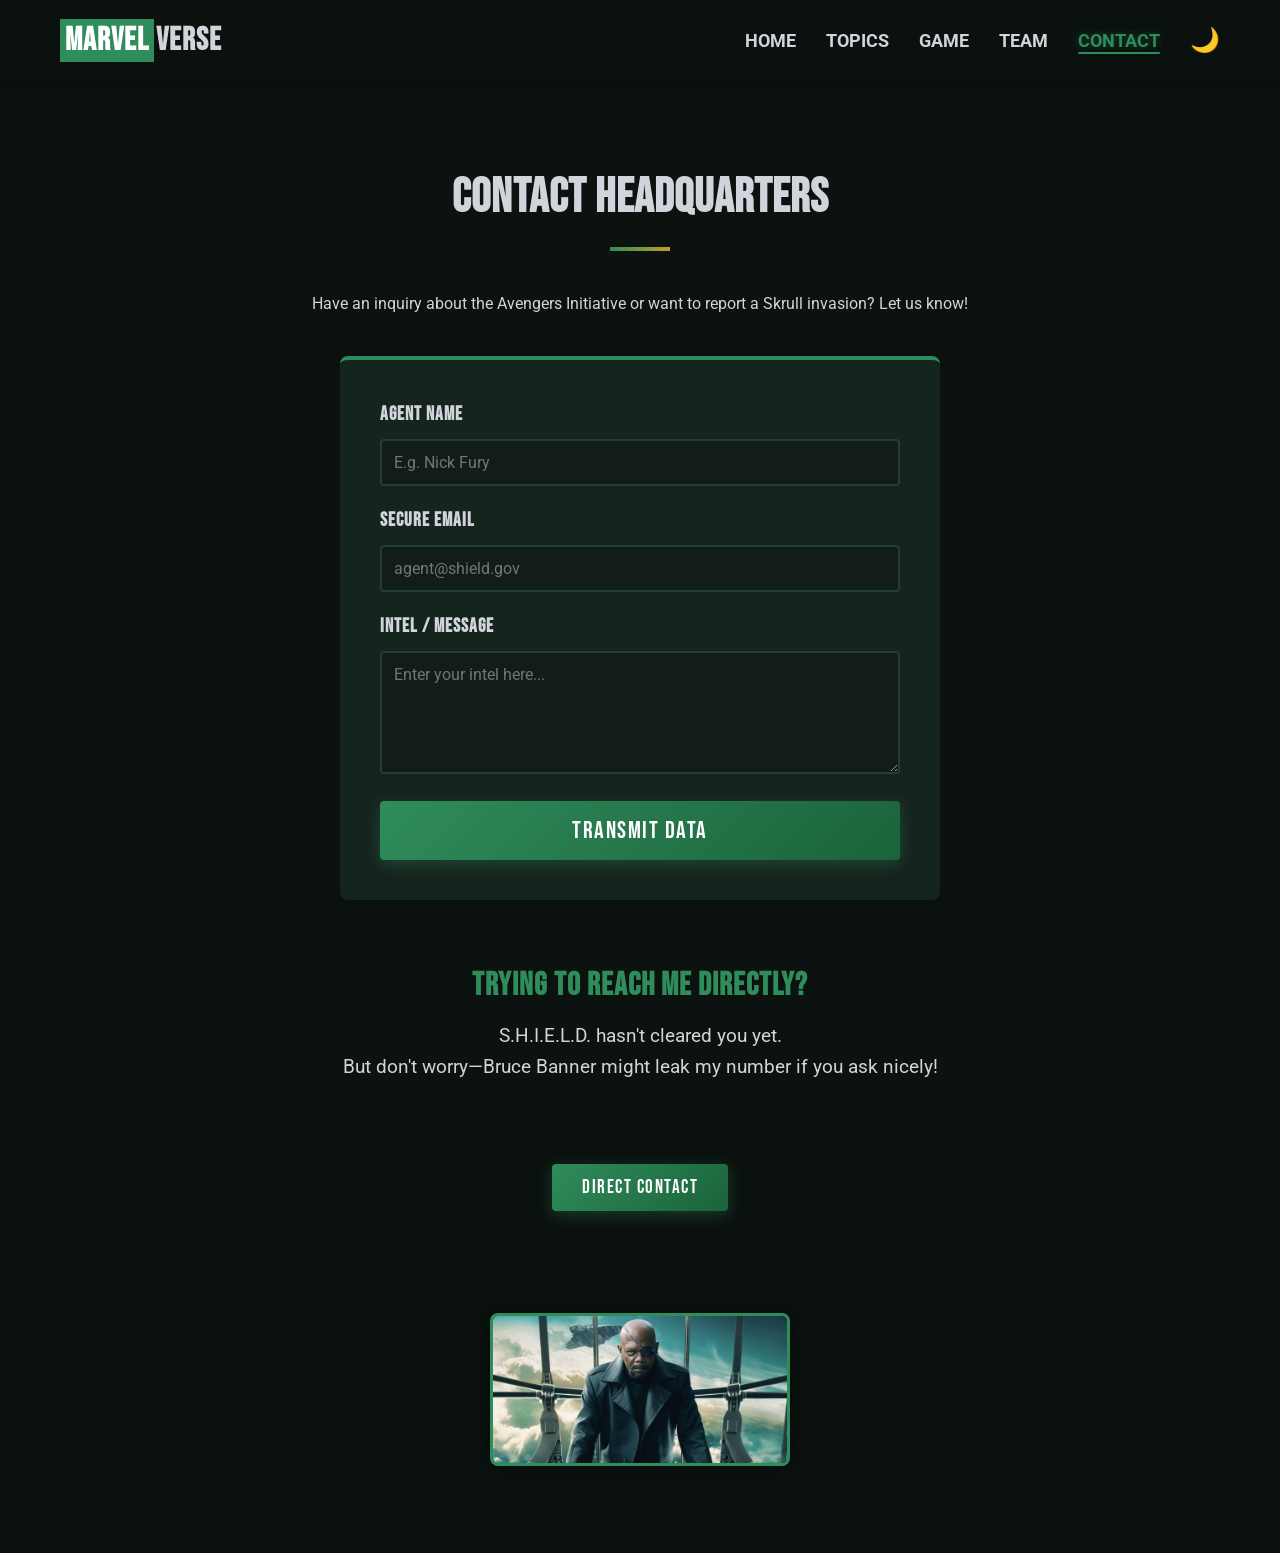
<file: contact.html>
<!DOCTYPE html>
<html lang="en">
<head>
    <meta charset="UTF-8">
    <meta name="viewport" content="width=device-width, initial-scale=1.0">
    <title>MarvelVerse | Contact HQ</title>
    <!-- Google Fonts -->
    <link rel="preconnect" href="https://fonts.googleapis.com">
    <link rel="preconnect" href="https://fonts.gstatic.com" crossorigin>
    <link href="https://fonts.googleapis.com/css2?family=Bebas+Neue&family=Roboto:wght@300;400;700&display=swap" rel="stylesheet">
    <link rel="stylesheet" href="style.css">
    <style>
        .contact-form-wrapper {
            background-color: var(--card-bg);
            padding: 40px;
            border-radius: 8px;
            box-shadow: 0 10px 30px rgba(0,0,0,0.1);
            max-width: 600px;
            margin: 0 auto;
            border-top: 4px solid var(--primary-color);
        }

        .form-group {
            margin-bottom: 20px;
            position: relative;
        }

        .form-group label {
            display: block;
            margin-bottom: 8px;
            font-weight: bold;
            font-family: 'Bebas Neue', cursive;
            font-size: 1.2rem;
            letter-spacing: 1px;
        }

        .form-control {
            width: 100%;
            padding: 12px;
            border: 2px solid var(--border-color);
            background-color: var(--bg-alt);
            color: var(--text-color);
            border-radius: 4px;
            font-family: 'Roboto', sans-serif;
            font-size: 1rem;
            transition: var(--transition);
        }

        .form-control:focus {
            outline: none;
            border-color: var(--primary-color);
        }

        .error-msg {
            color: var(--primary-color);
            font-size: 0.85rem;
            margin-top: 5px;
            display: none;
            font-weight: bold;
        }

        .success-msg {
            background-color: #28a745;
            color: white;
            padding: 15px;
            border-radius: 4px;
            text-align: center;
            font-weight: bold;
            margin-bottom: 20px;
            display: none;
        }

        .btn-submit {
            width: 100%;
            padding: 15px;
            font-size: 1.5rem;
        }

        @media (max-width: 480px) {
            .contact-form-wrapper {
                padding: 20px;
            }
        }
    </style>
</head>
<body class="bg-alt">
    <!-- Navbar -->
    <nav class="navbar" id="navbar">
        <div class="nav-container">
            <h1 class="logo"><a href="index.html" style="color:inherit;"><span class="marvel-bg">Marvel</span>Verse</a></h1>
            <ul class="nav-links">
                <li><a href="index.html">Home</a></li>
                <li><a href="topics.html">Topics</a></li>
                <li><a href="game.html">Game</a></li>
                <li><a href="team.html">Team</a></li>
                <li><a href="contact.html" class="active">Contact</a></li>
                <li><button id="theme-toggle" class="theme-btn" aria-label="Toggle Dark Mode">🌙</button></li>
            </ul>
            <div class="hamburger">
                <span class="bar"></span>
                <span class="bar"></span>
                <span class="bar"></span>
            </div>
        </div>
    </nav>

    <!-- Contact Section -->
    <section class="contact-section section-padding" style="margin-top: 80px; min-height: calc(100vh - 80px - 100px); display: flex; align-items: center;">
        <div class="container" style="width: 100%;">
            
            <div class="text-center fade-in scroll-anim" style="margin-bottom: 40px;">
                <h2 class="section-title">Contact Headquarters</h2>
                <div class="title-underline center-line colored"></div>
                <p>Have an inquiry about the Avengers Initiative or want to report a Skrull invasion? Let us know!</p>
            </div>

            <div class="contact-form-wrapper fade-in scroll-anim">
                <div id="success-box" class="success-msg">
                    Transmission Sent! We have received your message.
                </div>
                
                <form id="contact-form" action="https://formsubmit.co/chapagainbishes16@gmail.com" method="POST">
                    <!-- Disable FormSubmit captcha for smooth JS background transmission -->
                    <input type="hidden" name="_captcha" value="false">
                    
                    <div class="form-group">
                        <label for="name">Agent Name</label>
                        <input type="text" id="name" name="name" class="form-control" placeholder="E.g. Nick Fury">
                        <div class="error-msg" id="name-error">Name cannot be empty.</div>
                    </div>
                    
                    <div class="form-group">
                        <label for="email">Secure Email</label>
                        <input type="email" id="email" name="email" class="form-control" placeholder="agent@shield.gov">
                        <div class="error-msg" id="email-error">Please enter a valid email format.</div>
                    </div>
                    
                    <div class="form-group">
                        <label for="message">Intel / Message</label>
                        <textarea id="message" name="message" class="form-control" rows="5" placeholder="Enter your intel here..."></textarea>
                        <div class="error-msg" id="message-error">Message must be at least 10 characters long.</div>
                    </div>
                    
                    <button type="submit" class="btn btn-primary btn-submit">Transmit Data</button>
                </form>
            </div>
            
            <!-- Meme & Runaway Button Section -->
            <div class="meme-text text-center fade-in scroll-anim" style="margin-top: 60px;">
                <h3 style="color: var(--primary-color); font-family: 'Bebas Neue', cursive; font-size: 2rem; letter-spacing: 1px;">Trying to reach me directly?</h3>
                <p style="font-size: 1.2rem; margin-top: 10px;">S.H.I.E.L.D. hasn't cleared you yet.<br>But don't worry—Bruce Banner might leak my number if you ask nicely!</p>
                
                <div class="runaway-container" style="position: relative; height: 150px; width: 100%; margin-top: 30px; display: flex; justify-content: center; align-items: center;">
                    <button id="runaway-btn" class="btn btn-primary" style="position: absolute; transition: all 0.2s ease;">Direct Contact</button>
                </div>
                
                <div style="margin-top: 50px;">
                    <img src="assets/nickfury.avif" alt="Nick Fury Glare" style="max-width: 300px; border-radius: 8px; border: 3px solid var(--primary-color); box-shadow: 0 0 20px rgba(0,0,0,0.5);">
                </div>
            </div>

        </div>
    </section>

    <!-- Deadpool Custom Modal (Hidden by Default) -->
    <div id="deadpool-modal" class="modal-overlay hidden">
        <div class="modal-content text-center">
            <span class="close-modal" id="close-dp-modal">&times;</span>
            <img src="assets/deadpool.jpg" alt="Deadpool Intervenes" class="modal-image bounce-anim">
            <h2 style="color: var(--doomsday-red); font-family: 'Bebas Neue', cursive; font-size: 2.5rem; margin-top: 15px;">Wait... how did you click that?!</h2>
            <p style="font-size: 1.2rem; margin-top: 10px;">Damn, I am absolutely amazed!<br>S.H.I.E.L.D. security is useless against you.</p>
            <p style="font-size: 1.5rem; font-weight: bold; margin-top: 15px; color: var(--primary-color);">Here's my direct line:<br>📞 9863199634</p>
            <p style="font-style: italic; color: #888; font-size: 0.9rem; margin-top: 10px;">(Please don't tell Fury I gave it to you...)</p>
        </div>
    </div>


    <script src="script.js"></script>
</body>
</html>
</file>
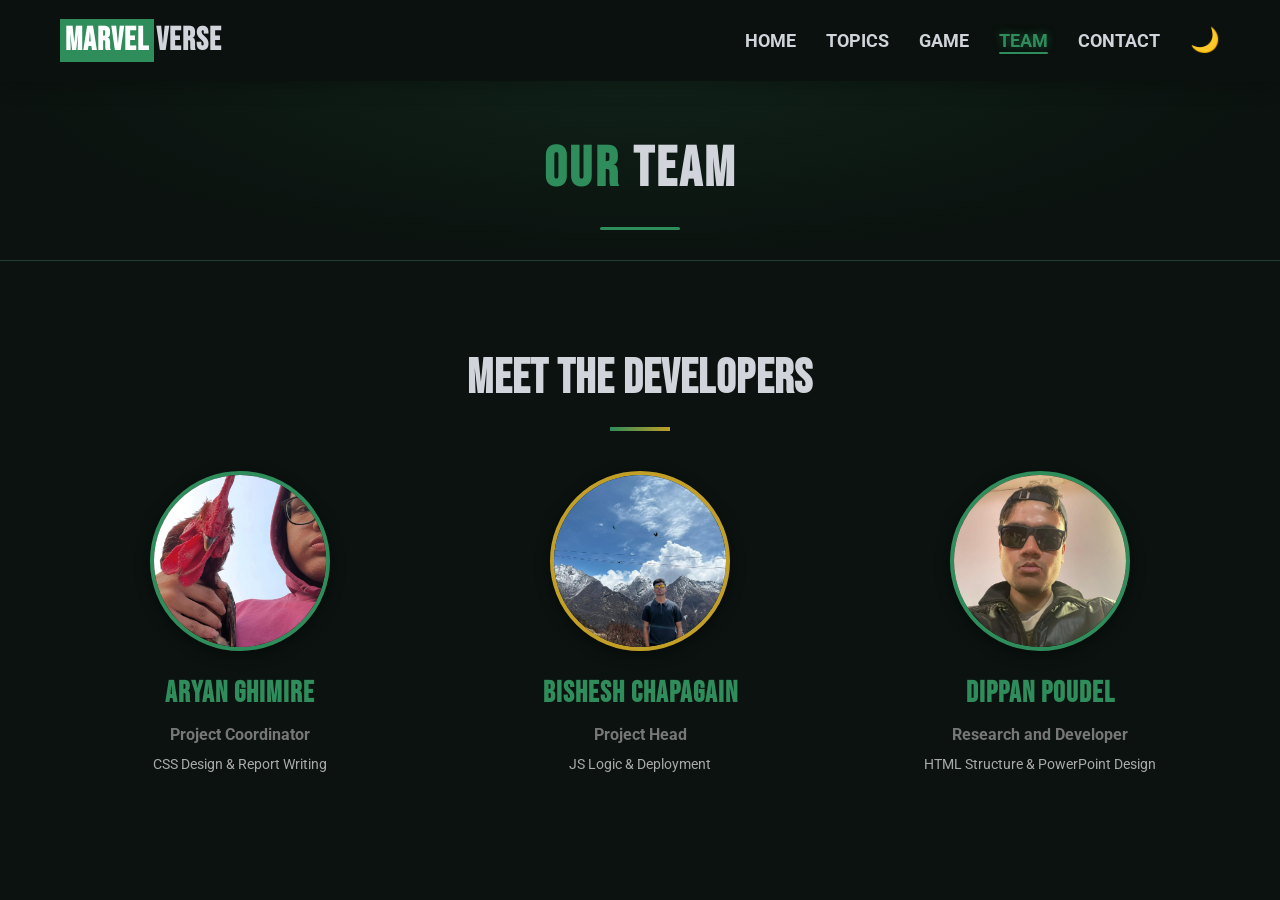
<file: team.html>
<!DOCTYPE html>
<html lang="en">
<head>
    <meta charset="UTF-8">
    <meta name="viewport" content="width=device-width, initial-scale=1.0">
    <title>MarvelVerse | Our Team</title>
    <!-- Google Fonts -->
    <link rel="preconnect" href="https://fonts.googleapis.com">
    <link rel="preconnect" href="https://fonts.gstatic.com" crossorigin>
    <link href="https://fonts.googleapis.com/css2?family=Bebas+Neue&family=Roboto:wght@300;400;700&display=swap" rel="stylesheet">
    <link rel="stylesheet" href="style.css">
</head>
<body class="bg-alt">
    <!-- Navbar -->
    <nav class="navbar" id="navbar">
        <div class="nav-container">
            <h1 class="logo"><a href="index.html" style="color:inherit;"><span class="marvel-bg">Marvel</span>Verse</a></h1>
            <ul class="nav-links">
                <li><a href="index.html">Home</a></li>
                <li><a href="topics.html">Topics</a></li>
                <li><a href="game.html">Game</a></li>
                <li><a href="team.html" class="active">Team</a></li>
                <li><a href="contact.html">Contact</a></li>
                <li><button id="theme-toggle" class="theme-btn" aria-label="Toggle Dark Mode">🌙</button></li>
            </ul>
            <div class="hamburger">
                <span class="bar"></span>
                <span class="bar"></span>
                <span class="bar"></span>
            </div>
        </div>
    </nav>

    <!-- Page Hero Banner -->
    <div class="page-hero-banner" style="margin-top: 80px;">
        <h1><span>Our</span> Team</h1>
        <div class="banner-line"></div>
    </div>

    <!-- Group Members Section -->
    <section class="team section-padding" id="team" style="min-height: 70vh;">
        <div class="container">
            <h2 class="section-title text-center">Meet the Developers</h2>
            <div class="title-underline center-line colored"></div>

            <div class="team-grid">
                <!-- Member 1 -->
                <div class="team-card fade-in scroll-anim">
                    <img src="assets/member1.jpeg" alt="Aryan Ghimire" class="team-avatar">
                    <h3 style="color: var(--primary-color);">Aryan Ghimire</h3>
                    <p class="role">Project Coordinator</p>
                    <p style="font-size: 0.9rem; color: #aaa; margin-top: 5px;">CSS Design & Report Writing</p>
                </div>
                <!-- Member 2 (Project Head) -->
                <div class="team-card fade-in scroll-anim">
                    <a href="https://www.instagram.com/bishes_chapagain_?igsh=MTJqb3oxc2NlaGxkcA%3D%3D" target="_blank" rel="noopener noreferrer" style="text-decoration: none;">
                        <img src="assets/Member4.jpeg" alt="Bishesh Chapagain" class="team-avatar" style="border-color: var(--accent-gold);">
                    </a>
                    <h3 style="color: var(--primary-color);">Bishesh Chapagain</h3>
                    <p class="role">Project Head</p>
                    <p style="font-size: 0.9rem; color: #aaa; margin-top: 5px;">JS Logic & Deployment</p>
                </div>
                <!-- Member 3 -->
                <div class="team-card fade-in scroll-anim">
                    <img src="assets/member2.jpeg" alt="Dippan Poudel" class="team-avatar">
                    <h3 style="color: var(--primary-color);">Dippan Poudel</h3>
                    <p class="role">Research and Developer</p>
                    <p style="font-size: 0.9rem; color: #aaa; margin-top: 5px;">HTML Structure & PowerPoint Design</p>
                </div>
            </div>
        </div>
    </section>

    <script src="script.js"></script>
</body>
</html>
</file>
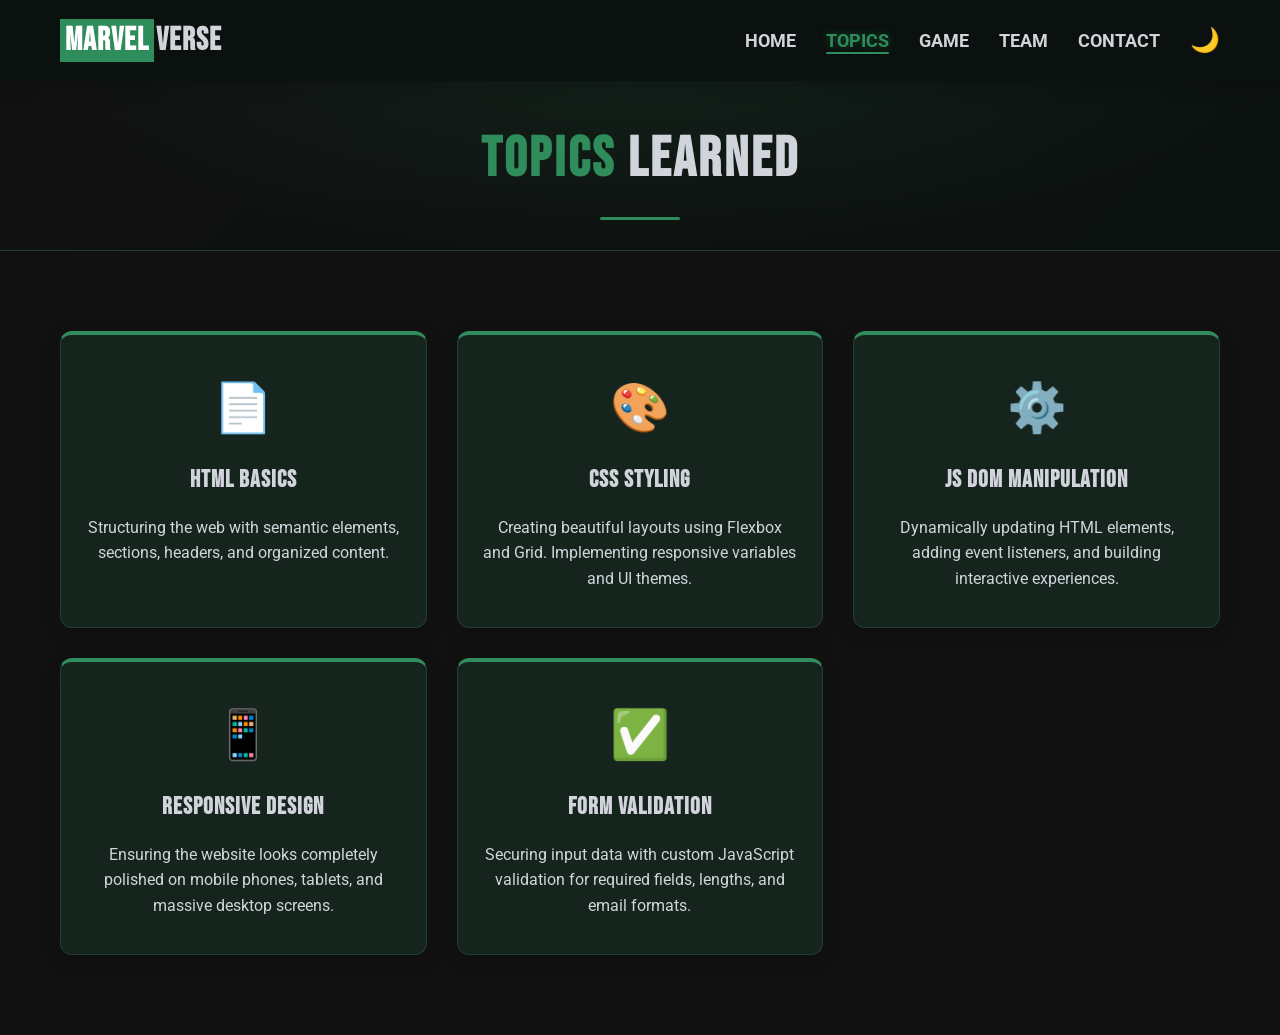
<file: topics.html>
<!DOCTYPE html>
<html lang="en">
<head>
    <meta charset="UTF-8">
    <meta name="viewport" content="width=device-width, initial-scale=1.0">
    <title>MarvelVerse | Topics Learned</title>
    <!-- Google Fonts -->
    <link rel="preconnect" href="https://fonts.googleapis.com">
    <link rel="preconnect" href="https://fonts.gstatic.com" crossorigin>
    <link href="https://fonts.googleapis.com/css2?family=Bebas+Neue&family=Roboto:wght@300;400;700&display=swap" rel="stylesheet">
    <link rel="stylesheet" href="style.css">
</head>
<body class="bg-dark">
    <!-- Navbar -->
    <nav class="navbar" id="navbar">
        <div class="nav-container">
            <h1 class="logo"><a href="index.html" style="color:inherit;"><span class="marvel-bg">Marvel</span>Verse</a></h1>
            <ul class="nav-links">
                <li><a href="index.html">Home</a></li>
                <li><a href="topics.html" class="active">Topics</a></li>
                <li><a href="game.html">Game</a></li>
                <li><a href="team.html">Team</a></li>
                <li><a href="contact.html">Contact</a></li>
                <li><button id="theme-toggle" class="theme-btn" aria-label="Toggle Dark Mode">🌙</button></li>
            </ul>
            <div class="hamburger">
                <span class="bar"></span>
                <span class="bar"></span>
                <span class="bar"></span>
            </div>
        </div>
    </nav>

    <!-- Page Hero Banner -->
    <div class="page-hero-banner">
        <h1><span>Topics</span> Learned</h1>
        <div class="banner-line"></div>
    </div>

    <!-- Topics Learned Section -->
    <section class="topics section-padding bg-dark" id="topics" style="min-height: 60vh; padding-top: 40px;">
        <div class="container">

            <div class="features-grid">
                <!-- Card 1 -->
                <div class="feature-card fade-in scroll-anim">
                    <div class="card-icon">📄</div>
                    <h3>HTML Basics</h3>
                    <p>Structuring the web with semantic elements, sections, headers, and organized content.</p>
                </div>
                <!-- Card 2 -->
                <div class="feature-card fade-in scroll-anim">
                    <div class="card-icon">🎨</div>
                    <h3>CSS Styling</h3>
                    <p>Creating beautiful layouts using Flexbox and Grid. Implementing responsive variables and UI
                        themes.</p>
                </div>
                <!-- Card 3 -->
                <div class="feature-card fade-in scroll-anim">
                    <div class="card-icon">⚙️</div>
                    <h3>JS DOM Manipulation</h3>
                    <p>Dynamically updating HTML elements, adding event listeners, and building interactive experiences.
                    </p>
                </div>
                <!-- Card 4 -->
                <div class="feature-card fade-in scroll-anim">
                    <div class="card-icon">📱</div>
                    <h3>Responsive Design</h3>
                    <p>Ensuring the website looks completely polished on mobile phones, tablets, and massive desktop
                        screens.</p>
                </div>
                <!-- Card 5 -->
                <div class="feature-card fade-in scroll-anim">
                    <div class="card-icon">✅</div>
                    <h3>Form Validation</h3>
                    <p>Securing input data with custom JavaScript validation for required fields, lengths, and email
                        formats.</p>
                </div>
            </div>
        </div>
    </section>


    <script src="script.js"></script>
</body>
</html>
</file>
<file: style.css>
/* =========================================
   VARIABLES & GLOBAL STYLES
   ========================================= */
:root {
    --primary-color: #2f8c5b; /* Doomsday Green */
    --primary-dark: #1b633b;
    --text-color: #d1d5db; /* Light gray text */
    --bg-color: #0b120f; /* Deep dark obsidian/green */
    --bg-alt: #121c18;
    --header-bg: rgba(11, 18, 15, 0.97);
    --card-bg: #16241e;
    --border-color: #243d31;
    --accent-gold: #c29f27;
    --doomsday-red: #EC1D24; /* Bold glowing red requirement */
    --transition: all 0.35s cubic-bezier(0.25, 0.46, 0.45, 0.94);
    --transition-fast: all 0.18s ease;
    --glow-green: 0 0 18px rgba(47,140,91,0.55);
    --glow-red: 0 0 18px rgba(236,29,36,0.55);
}

/* Dark Mode Variables */
[data-theme="dark"] {
    --primary-color: #1b633b;
    --text-color: #ffffff;
    --bg-color: #000000;
    --bg-alt: #0a0a0a;
    --header-bg: rgba(0, 0, 0, 0.95);
    --card-bg: #111111;
    --border-color: #222222;
}

* {
    margin: 0;
    padding: 0;
    box-sizing: border-box;
}

body {
    font-family: 'Roboto', sans-serif;
    color: var(--text-color);
    background-color: var(--bg-color);
    line-height: 1.6;
    transition: background-color 0.3s, color 0.3s;
    overflow-x: hidden;
}

h1, h2, h3, h4, .hero-title, .logo {
    font-family: 'Bebas Neue', cursive;
    letter-spacing: 1px;
}

a {
    text-decoration: none;
    color: var(--text-color);
    transition: var(--transition);
}

ul {
    list-style: none;
}

.container {
    max-width: 1200px;
    margin: 0 auto;
    padding: 0 20px;
}

.section-padding {
    padding: 80px 0;
}

.text-center { text-align: center; }
.text-white { color: #fff !important; }
.bg-dark { background-color: #111; color: #fff; }
[data-theme="dark"] .bg-dark { background-color: #0a0a0a; }

/* Buttons */
.btn {
    display: inline-block;
    padding: 12px 30px;
    font-size: 1.2rem;
    font-family: 'Bebas Neue', cursive;
    letter-spacing: 1.5px;
    border: none;
    cursor: pointer;
    border-radius: 4px;
    transition: var(--transition);
    text-transform: uppercase;
}

.btn-primary {
    background: linear-gradient(135deg, var(--primary-color), var(--primary-dark));
    color: #fff;
    box-shadow: 0 4px 15px rgba(47, 140, 91, 0.35);
    position: relative;
    overflow: hidden;
}

.btn-primary::after {
    content: '';
    position: absolute;
    inset: 0;
    background: linear-gradient(135deg, rgba(255,255,255,0.15), transparent);
    opacity: 0;
    transition: opacity 0.25s ease;
}

.btn-primary:hover::after {
    opacity: 1;
}

.btn-primary:hover {
    background: linear-gradient(135deg, #37a56c, var(--primary-color));
    transform: translateY(-3px);
    box-shadow: 0 8px 24px rgba(47, 140, 91, 0.5);
}

/* Titles & Underlines */
.section-title {
    font-size: 3rem;
    margin-bottom: 10px;
    text-transform: uppercase;
}

.title-underline {
    height: 4px;
    width: 60px;
    background-color: var(--primary-color);
    margin-bottom: 30px;
}

.center-line {
    margin: 0 auto 40px auto;
}

/* =========================================
   NAVIGATION
   ========================================= */
.navbar {
    position: fixed;
    top: 0;
    left: 0;
    width: 100%;
    background-color: var(--header-bg);
    box-shadow: 0 2px 20px rgba(0,0,0,0.25);
    z-index: 1000;
    transition: padding 0.35s ease, box-shadow 0.35s ease, background-color 0.35s ease;
    backdrop-filter: blur(12px);
    -webkit-backdrop-filter: blur(12px);
}

.nav-container {
    display: flex;
    justify-content: space-between;
    align-items: center;
    max-width: 1200px;
    margin: 0 auto;
    padding: 15px 20px;
}

.logo {
    font-size: 2rem;
    color: var(--text-color);
}

.marvel-bg {
    background-color: var(--primary-color);
    color: white;
    padding: 2px 5px;
    margin-right: 2px;
}

.nav-links {
    display: flex;
    align-items: center;
    gap: 30px;
}

.nav-links a {
    font-weight: 700;
    font-size: 1.1rem;
    text-transform: uppercase;
}

.nav-links a:hover,
.nav-links a.active {
    color: var(--primary-color);
    text-shadow: 0 0 8px rgba(47,140,91,0.5);
}

.nav-links a {
    position: relative;
}

.nav-links a::after {
    content: '';
    position: absolute;
    bottom: -3px;
    left: 0;
    width: 0;
    height: 2px;
    background: var(--primary-color);
    transition: width 0.3s ease;
    border-radius: 2px;
}

.nav-links a:hover::after,
.nav-links a.active::after {
    width: 100%;
}

.theme-btn {
    background: none;
    border: none;
    font-size: 1.5rem;
    cursor: pointer;
    color: var(--text-color);
}

/* Hamburger */
.hamburger {
    display: none;
    cursor: pointer;
}

.hamburger .bar {
    display: block;
    width: 25px;
    height: 3px;
    margin: 5px auto;
    -webkit-transition: all 0.3s ease-in-out;
    transition: all 0.3s ease-in-out;
    background-color: var(--text-color);
}

/* =========================================
   HERO SECTION
   ========================================= */
.hero {
    min-height: 100vh;
    background: #000 url('assets/marvel.jpg') no-repeat center center;
    background-size: cover;
    background-attachment: fixed; /* Creates a premium parallax effect */
    position: relative;
    display: flex;
    align-items: center;
    justify-content: center;
    text-align: center;
    color: #fff;
    margin-top: 0;
    overflow: hidden; /* Prevent video overflow */
}

.hero-video {
    position: absolute;
    top: 0;
    left: 0;
    width: 100%;
    height: 100%;
    object-fit: cover;
    z-index: 0;
}

.hero-center-img {
    width: 100%;
    max-width: 320px;
    height: auto;
    border-radius: 12px;
    box-shadow: 0 10px 40px rgba(0,0,0,0.8), 0 0 20px rgba(236, 29, 36, 0.4);
    border: 3px solid var(--doomsday-red);
    margin-bottom: 25px;
}

.hero-overlay {
    position: absolute;
    top: 0;
    left: 0;
    width: 100%;
    height: 100%;
    background: rgba(0, 0, 0, 0.6);
    z-index: 1;
}

.hero-content {
    position: relative;
    z-index: 2;
    padding: 0 20px;
    max-width: 800px;
}

.hero-title {
    font-size: 5rem;
    text-transform: uppercase;
    margin-bottom: 20px;
    text-shadow: 2px 2px 10px rgba(0,0,0,0.8);
}

.hero-subtitle {
    font-size: 1.2rem;
    margin-bottom: 30px;
    text-shadow: 1px 1px 5px rgba(0,0,0,0.8);
}

/* =========================================
   STAN LEE SECTION
   ========================================= */
.flex-row {
    display: flex;
    align-items: center;
    gap: 50px;
}

.stan-image-wrapper {
    flex: 1;
}

.stan-image-wrapper img {
    width: 100%;
    max-width: 450px;
    height: auto;
    aspect-ratio: 4 / 5; /* Forces a consistent portrait layout */
    object-fit: cover; /* Prevents stretching and distortion */
    object-position: center top; /* Focuses clearly on Stan Lee's face */
    border-radius: 12px;
    box-shadow: 12px 12px 0 var(--primary-color), 0 10px 30px rgba(0,0,0,0.5); /* extra 3D pop */
    image-rendering: high-quality; /* Better resolution */
}

.stan-text-wrapper {
    flex: 1;
}

.stan-text-wrapper p {
    margin-bottom: 20px;
    font-size: 1.1rem;
}

/* =========================================
   UPCOMING MOVIES SECTION
   ========================================= */
.movies-grid {
    display: grid;
    grid-template-columns: repeat(auto-fit, minmax(300px, 1fr));
    gap: 40px;
    margin-top: 40px;
}

.movie-image {
    width: 100%;
    height: 420px;
    object-fit: cover;
    object-position: center center;
    border-bottom: 2px solid var(--border-color);
    transition: transform 0.5s ease;
}

/* Spiderman image needs to focus on the character, not the top/edges */
.movie-image--spiderman {
    object-position: center 20%;
    height: 420px;
}

.movie-card:hover .movie-image {
    transform: scale(1.04);
}

.movie-card {
    background-color: var(--card-bg);
    border-radius: 12px;
    overflow: hidden;
    box-shadow: 0 10px 30px rgba(0,0,0,0.6);
    border: 2px solid var(--border-color);
    transition: transform 0.4s cubic-bezier(0.25, 0.46, 0.45, 0.94), box-shadow 0.4s ease, border-color 0.4s ease;
}

.movie-card:hover {
    transform: translateY(-12px) scale(1.01);
    box-shadow: 0 20px 45px rgba(47, 140, 91, 0.45);
    border-color: var(--primary-color);
}

.movie-info {
    padding: 25px 20px;
    text-align: center;
}

.movie-info h3 {
    font-size: 2rem;
    margin-bottom: 10px;
    font-family: 'Bebas Neue', cursive;
    color: var(--text-color);
}

.movie-info p {
    font-size: 1rem;
    color: #999;
}

/* =========================================
   COUNTDOWN TIMER SECTION
   ========================================= */
.countdown-section {
    position: relative;
    overflow: hidden;
    background: url('assets/doomsday.jpg') no-repeat center center;
    background-size: cover;
    background-attachment: fixed;
}

.countdown-section::before {
    content: '';
    position: absolute;
    top: 0; left: 0; width: 100%; height: 100%;
    background: rgba(0, 0, 0, 0.7);
    z-index: 0;
}

.countdown-section .container, 
.countdown-section h2, 
.countdown-section p, 
.countdown-section .progress-bar-container {
    position: relative;
    z-index: 10;
}

.countdown-container {
    display: flex;
    justify-content: center;
    gap: 20px;
    flex-wrap: wrap;
    margin: 40px 0;
}

.time-box {
    background-color: rgba(20, 0, 0, 0.8);
    border: 2px solid var(--doomsday-red);
    border-radius: 10px;
    padding: 20px;
    min-width: 120px;
    box-shadow: 0 0 15px rgba(236, 29, 36, 0.5); /* Glowing Red */
    animation: pulseGlow 2s infinite alternate;
}

.time-number {
    display: block;
    font-size: 4rem;
    font-family: 'Bebas Neue', cursive;
    color: var(--doomsday-red);
    text-shadow: 0 0 10px var(--doomsday-red);
}

.time-label {
    display: block;
    font-size: 1.2rem;
    color: #fff;
    text-transform: uppercase;
    letter-spacing: 2px;
}

.progress-bar-container {
    width: 100%;
    max-width: 600px;
    height: 10px;
    background-color: #333;
    border-radius: 5px;
    margin: 0 auto;
    overflow: hidden;
    box-shadow: 0 0 10px rgba(0,0,0,0.5) inset;
}

.progress-bar {
    height: 100%;
    width: 0%;
    background-color: var(--doomsday-red);
    box-shadow: 0 0 10px var(--doomsday-red);
    transition: width 1s linear;
}

@keyframes pulseGlow {
    0% { box-shadow: 0 0 10px rgba(236, 29, 36, 0.2); }
    100% { box-shadow: 0 0 25px rgba(236, 29, 36, 0.8); }
}

.shake-anim {
    animation: shake 0.5s infinite;
}

@keyframes shake {
    0% { transform: translate(1px, 1px) rotate(0deg); }
    10% { transform: translate(-1px, -2px) rotate(-1deg); }
    20% { transform: translate(-3px, 0px) rotate(1deg); }
    30% { transform: translate(3px, 2px) rotate(0deg); }
    40% { transform: translate(1px, -1px) rotate(1deg); }
    50% { transform: translate(-1px, 2px) rotate(-1deg); }
    60% { transform: translate(-3px, 1px) rotate(0deg); }
    70% { transform: translate(3px, 1px) rotate(-1deg); }
    80% { transform: translate(-1px, -1px) rotate(1deg); }
    90% { transform: translate(1px, 2px) rotate(0deg); }
    100% { transform: translate(1px, -2px) rotate(-1deg); }
}

/* =========================================
   TOPICS / CARDS SECTION
   ========================================= */
.features-grid {
    display: grid;
    grid-template-columns: repeat(auto-fit, minmax(280px, 1fr));
    gap: 30px;
    margin-top: 40px;
}

.feature-card {
    background-color: var(--card-bg);
    color: var(--text-color);
    padding: 35px 25px;
    border-radius: 12px;
    text-align: center;
    box-shadow: 0 5px 20px rgba(0,0,0,0.15);
    transition: transform 0.4s cubic-bezier(0.25, 0.46, 0.45, 0.94), box-shadow 0.4s ease, border-color 0.4s ease;
    border-top: 4px solid var(--primary-color);
    border: 1px solid var(--border-color);
    border-top: 4px solid var(--primary-color);
    position: relative;
    overflow: hidden;
}

.feature-card::before {
    content: '';
    position: absolute;
    top: 0;
    left: -100%;
    width: 100%;
    height: 3px;
    background: linear-gradient(90deg, transparent, var(--primary-color), transparent);
    transition: left 0.5s ease;
}

.feature-card:hover::before {
    left: 100%;
}

.feature-card:hover {
    transform: translateY(-12px) scale(1.02);
    box-shadow: 0 20px 40px rgba(47,140,91,0.25);
    border-color: var(--primary-color);
}

[data-theme="dark"] .feature-card {
    box-shadow: 0 5px 15px rgba(0,0,0,0.5);
}

[data-theme="dark"] .feature-card:hover {
    box-shadow: 0 15px 30px rgba(0,0,0,0.7);
}

.card-icon {
    font-size: 3rem;
    margin-bottom: 15px;
}

.feature-card h3 {
    font-size: 1.5rem;
    margin-bottom: 15px;
}

/* =========================================
   TEAM SECTION
   ========================================= */
.team-grid {
    display: grid;
    grid-template-columns: repeat(auto-fit, minmax(250px, 1fr));
    gap: 40px;
    margin-top: 40px;
}

.team-card {
    text-align: center;
    transition: transform 0.4s ease;
}

.team-card:hover {
    transform: translateY(-6px);
}

.team-avatar, .team-avatar-placeholder {
    width: 180px;
    height: 180px;
    border-radius: 50%;
    object-fit: cover;
    margin: 0 auto 20px auto;
    border: 4px solid var(--primary-color);
    transition: transform 0.4s cubic-bezier(0.175, 0.885, 0.32, 1.275), box-shadow 0.4s ease, border-color 0.4s ease;
    box-shadow: 0 4px 15px rgba(0,0,0,0.4);
    display: flex;
    align-items: center;
    justify-content: center;
    text-decoration: none;
}

.team-avatar-placeholder {
    background: linear-gradient(135deg, var(--bg-alt), #1a2a24);
    color: var(--accent-gold);
    font-family: 'Bebas Neue', cursive;
    font-size: 1.5rem;
    letter-spacing: 1px;
    position: relative;
    overflow: hidden;
}

.team-avatar-placeholder::after {
    content: '';
    position: absolute;
    inset: 0;
    background: radial-gradient(circle at top left, rgba(255,255,255,0.05), transparent);
}

.team-card:hover .team-avatar,
.team-card:hover .team-avatar-placeholder {
    transform: scale(1.08) rotate(2deg);
    box-shadow: 0 12px 30px rgba(47,140,91,0.45);
    border-color: var(--accent-gold);
}

.team-card h3 {
    font-size: 1.8rem;
    margin-bottom: 5px;
}

.team-card .role {
    color: #777;
    font-weight: 700;
}

[data-theme="dark"] .team-card .role {
    color: #aaa;
}

/* =========================================
   FOOTER
   ========================================= */
footer, .site-footer {
    position: relative;
    color: #fff;
    padding: 80px 0 40px;
    text-align: center;
    border-top: 4px solid var(--primary-color);
    overflow: hidden;
}

/* Home page only — background image footer */
.site-footer {
    background: url('assets/marvel.jpg') no-repeat center center;
    background-size: cover;
    background-attachment: fixed;
}

.footer-bg-overlay {
    position: absolute;
    inset: 0;
    background: linear-gradient(
        to bottom,
        rgba(11, 18, 15, 0.88) 0%,
        rgba(0, 0, 0, 0.92) 100%
    );
    z-index: 0;
}

/* Non-home footers — solid dark */
footer:not(.site-footer) {
    background-color: #0b120f;
}

.footer-content {
    position: relative;
    z-index: 1;
    display: flex;
    flex-direction: column;
    align-items: center;
    gap: 20px;
}

.footer-logo {
    font-family: 'Bebas Neue', cursive;
    font-size: 2.8rem;
    letter-spacing: 3px;
    text-shadow: 0 2px 10px rgba(0,0,0,0.6);
    animation: footerLogoPulse 3s ease-in-out infinite;
}

@keyframes footerLogoPulse {
    0%, 100% { text-shadow: 0 2px 10px rgba(47,140,91,0.3); }
    50%       { text-shadow: 0 2px 20px rgba(47,140,91,0.7), 0 0 40px rgba(47,140,91,0.2); }
}

.footer-quote {
    font-style: italic;
    font-size: 1.15rem;
    color: #ccc;
    max-width: 600px;
    margin: 0 auto;
    font-family: 'Roboto', sans-serif;
    line-height: 1.7;
    text-shadow: 0 1px 3px rgba(0,0,0,0.8);
}

.socials {
    margin-top: 15px;
    display: flex;
    gap: 18px;
}

.socials a {
    color: #fff;
    font-size: 1rem;
    font-weight: bold;
    border: 2px solid rgba(255,255,255,0.25);
    border-radius: 50%;
    width: 52px;
    height: 52px;
    display: inline-flex;
    align-items: center;
    justify-content: center;
    transition: all 0.35s cubic-bezier(0.175, 0.885, 0.32, 1.275);
    background: rgba(255,255,255,0.06);
    text-decoration: none;
    backdrop-filter: blur(6px);
    letter-spacing: 0.5px;
}

.socials a:hover {
    background-color: var(--primary-color);
    border-color: var(--primary-color);
    color: #fff;
    transform: translateY(-7px) scale(1.15);
    box-shadow: 0 12px 25px rgba(47, 140, 91, 0.5);
}


/* =========================================
   ANIMATIONS & UTILITIES
   ========================================= */
.fade-in {
    opacity: 0;
    transform: translateY(40px);
    transition: opacity 0.75s cubic-bezier(0.25, 0.46, 0.45, 0.94),
                transform 0.75s cubic-bezier(0.25, 0.46, 0.45, 0.94);
}

.fade-in.appear {
    opacity: 1;
    transform: translateY(0);
}

/* Staggered delay for grid children */
.movies-grid .movie-card:nth-child(1).appear,
.features-grid .feature-card:nth-child(1).appear,
.team-grid .team-card:nth-child(1).appear { transition-delay: 0.05s; }

.movies-grid .movie-card:nth-child(2).appear,
.features-grid .feature-card:nth-child(2).appear,
.team-grid .team-card:nth-child(2).appear { transition-delay: 0.15s; }

.features-grid .feature-card:nth-child(3).appear,
.team-grid .team-card:nth-child(3).appear { transition-delay: 0.25s; }

.features-grid .feature-card:nth-child(4).appear,
.team-grid .team-card:nth-child(4).appear { transition-delay: 0.35s; }

.features-grid .feature-card:nth-child(5).appear { transition-delay: 0.45s; }

/* Smooth scroll */
html {
    scroll-behavior: smooth;
}

/* Footer copyright text */
.footer-copy {
    margin-top: 12px;
    color: rgba(255,255,255,0.5);
    font-size: 0.85rem;
    letter-spacing: 0.5px;
}

/* Card icon spin on hover */
.card-icon {
    display: inline-block;
    font-size: 3rem;
    margin-bottom: 15px;
    transition: transform 0.4s cubic-bezier(0.34, 1.56, 0.64, 1);
}

.feature-card:hover .card-icon {
    transform: scale(1.3) rotate(12deg);
}

/* Hero center image — enhanced glow pulse */
.hero-center-img {
    animation: heroImgPulse 3.5s ease-in-out infinite;
}

@keyframes heroImgPulse {
    0%, 100% {
        box-shadow: 0 10px 40px rgba(0,0,0,0.8), 0 0 20px rgba(236,29,36,0.4);
    }
    50% {
        box-shadow: 0 10px 60px rgba(0,0,0,0.9), 0 0 40px rgba(236,29,36,0.75), 0 0 80px rgba(236,29,36,0.2);
    }
}

/* Colored title underline */
.title-underline.colored {
    background: linear-gradient(90deg, var(--primary-color), var(--accent-gold), var(--primary-color));
    background-size: 200% auto;
    animation: shimmerLine 3s linear infinite;
}

@keyframes shimmerLine {
    0%   { background-position: 0% center; }
    100% { background-position: 200% center; }
}

/* Inner page hero banner (Topics, Game, Contact) */
.page-hero-banner {
    margin-top: 70px;
    padding: 45px 20px 30px;
    background: linear-gradient(
        135deg,
        rgba(11,18,15,0.0) 0%,
        var(--bg-color) 100%
    );
    border-bottom: 1px solid var(--border-color);
    text-align: center;
    position: relative;
    overflow: hidden;
}

.page-hero-banner::before {
    content: '';
    position: absolute;
    inset: 0;
    background: radial-gradient(ellipse at top center, rgba(47,140,91,0.12) 0%, transparent 70%);
    pointer-events: none;
}

.page-hero-banner h1 {
    font-family: 'Bebas Neue', cursive;
    font-size: 3.5rem;
    letter-spacing: 3px;
    color: var(--text-color);
    position: relative;
    z-index: 1;
}

.page-hero-banner h1 span {
    color: var(--primary-color);
}

.page-hero-banner .banner-line {
    width: 80px;
    height: 3px;
    background: var(--primary-color);
    margin: 12px auto 0;
    border-radius: 2px;
}

/* Navbar scrolled state (driven by JS adding .scrolled class) */
.navbar.scrolled {
    padding: 8px 0;
    box-shadow: 0 4px 30px rgba(0,0,0,0.5);
    background-color: rgba(11,18,15, 0.99);
}

/* Section entrance shimmer (decorative divider) */
.section-divider {
    width: 100%;
    height: 1px;
    background: linear-gradient(90deg, transparent, var(--border-color), transparent);
    margin: 0 auto;
}

/* Stan Lee blockquote enhanced */
blockquote {
    transition: border-color 0.3s ease;
}

blockquote:hover {
    border-left-color: var(--accent-gold) !important;
}

/* =========================================
   MODALS
   ========================================= */
.modal-overlay {
    position: fixed;
    top: 0; left: 0; width: 100%; height: 100%;
    background: rgba(0,0,0,0.85);
    z-index: 10000;
    display: flex;
    align-items: center;
    justify-content: center;
    opacity: 1;
    visibility: visible;
    transition: all 0.3s ease;
}

.modal-overlay.hidden {
    opacity: 0;
    visibility: hidden;
    pointer-events: none;
}

.modal-content {
    background: var(--card-bg);
    padding: 40px;
    border-radius: 12px;
    border: 3px solid var(--doomsday-red);
    box-shadow: 0 10px 40px rgba(236, 29, 36, 0.4);
    max-width: 500px;
    width: 90%;
    position: relative;
    color: var(--text-color);
}

.close-modal {
    position: absolute;
    top: 10px; right: 15px;
    font-size: 2rem;
    color: #fff;
    cursor: pointer;
    transition: color 0.2s;
}

.close-modal:hover {
    color: var(--doomsday-red);
}

.modal-image {
    width: 100%;
    max-width: 250px;
    border-radius: 8px;
    box-shadow: 0 5px 15px rgba(0,0,0,0.5);
    margin: 0 auto;
    display: block;
}

.bounce-anim {
    animation: bounce 2s infinite;
}

@keyframes bounce {
    0%, 20%, 50%, 80%, 100% { transform: translateY(0); }
    40% { transform: translateY(-20px); }
    60% { transform: translateY(-10px); }
}

/* =========================================
   MEDIA QUERIES (RESPONSIVE)
   ========================================= */
@media (max-width: 768px) {
    .hamburger {
        display: block;
    }

    .hamburger.active .bar:nth-child(2) { opacity: 0; }
    .hamburger.active .bar:nth-child(1) { transform: translateY(8px) rotate(45deg); }
    .hamburger.active .bar:nth-child(3) { transform: translateY(-8px) rotate(-45deg); }

    .nav-links {
        position: fixed;
        left: -100%;
        top: 70px;
        gap: 0;
        flex-direction: column;
        background-color: var(--header-bg);
        width: 100%;
        text-align: center;
        transition: 0.3s;
        box-shadow: 0 10px 10px rgba(0,0,0,0.1);
        padding-bottom: 20px;
    }

    .nav-links.active {
        left: 0;
        overflow-y: auto;
        max-height: calc(100vh - 70px);
    }

    .nav-links li {
        margin: 16px 0;
    }

    .hero {
        background-attachment: scroll; /* Fixes iOS mobile bug with fixed background */
        background-position: center;
        min-height: 80vh; /* Better fitting for mobile viewports */
    }

    .hero-title {
        font-size: 3rem;
    }
    
    .hero-subtitle {
        font-size: 1.1rem;
    }

    .section-title {
        font-size: 2.2rem;
    }

    .flex-row {
        flex-direction: column;
        align-items: center;
        gap: 30px;
    }

    .stan-image-wrapper img {
        margin: 0 auto;
        display: block;
        max-width: 350px;
        width: 100%;
    }

    .movie-image {
        height: 300px;
    }

    .time-box {
        min-width: 90px;
        padding: 15px;
    }

    .time-number {
        font-size: 3rem;
    }

    .time-label {
        font-size: 1rem;
    }
    
    .movies-grid, .features-grid, .team-grid {
        gap: 20px;
        padding: 0 10px;
    }
}

@media (max-width: 480px) {
    .hero {
        min-height: 80vh; /* Adjust for mobile viewports */
        background-attachment: scroll; /* Fixed backgrounds cause issues on mobile Safari */
    }

    .hero-title {
        font-size: 2.2rem;
    }

    .hero-subtitle {
        font-size: 1rem;
    }

    .section-title {
        font-size: 1.8rem;
    }

    .movies-grid {
        grid-template-columns: 1fr;
    }

    .features-grid {
        grid-template-columns: 1fr;
    }

    .team-grid {
        grid-template-columns: 1fr;
    }

    .container {
        padding: 0 15px; /* Adds extra breathing room to containers */
    }

    .countdown-container {
        gap: 10px;
    }

    .time-box {
        min-width: 70px;
        padding: 10px;
    }

    .time-number {
        font-size: 2rem;
    }

    .time-label {
        font-size: 0.8rem;
    }
    
    .btn {
        padding: 10px 20px;
        font-size: 1rem;
    }
    
    .section-padding {
        padding: 50px 0;
    }
    
    #doomsday-message {
        font-size: 1.8rem !important;
    }
}
</file>
